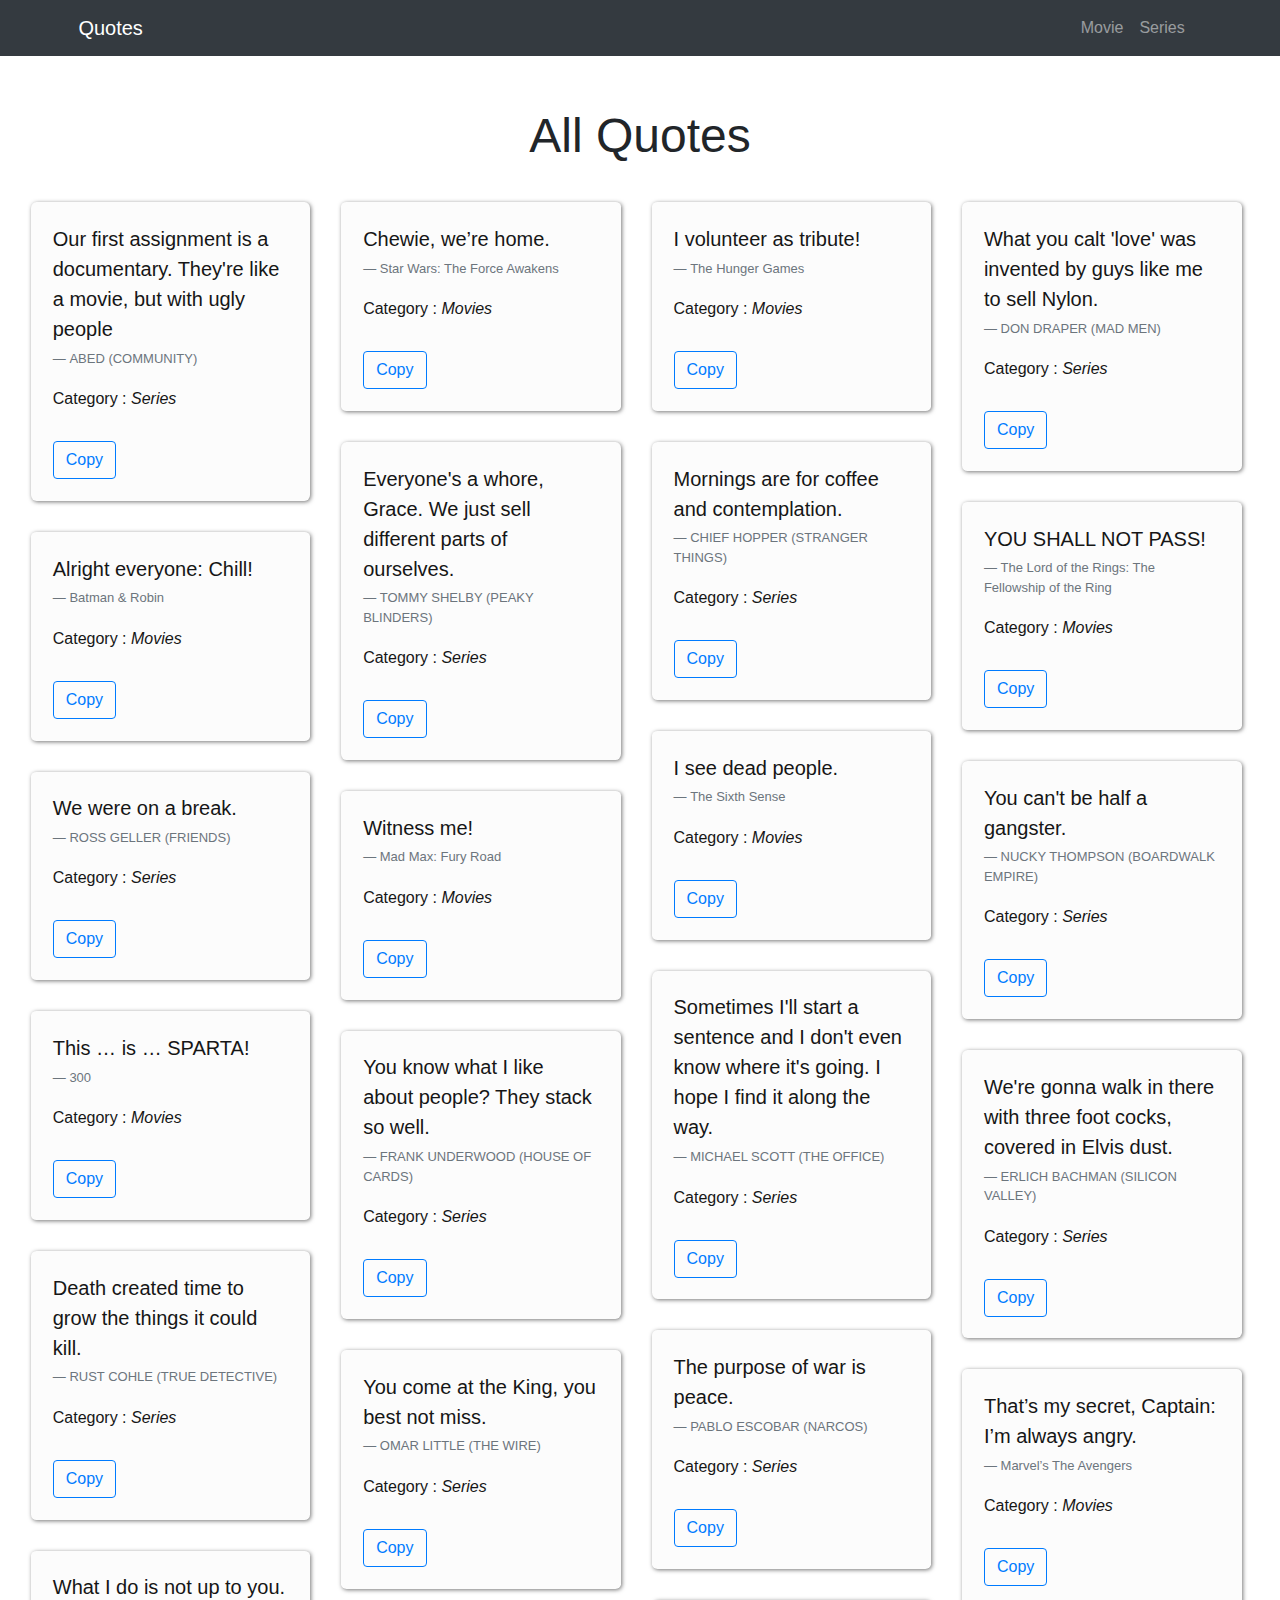
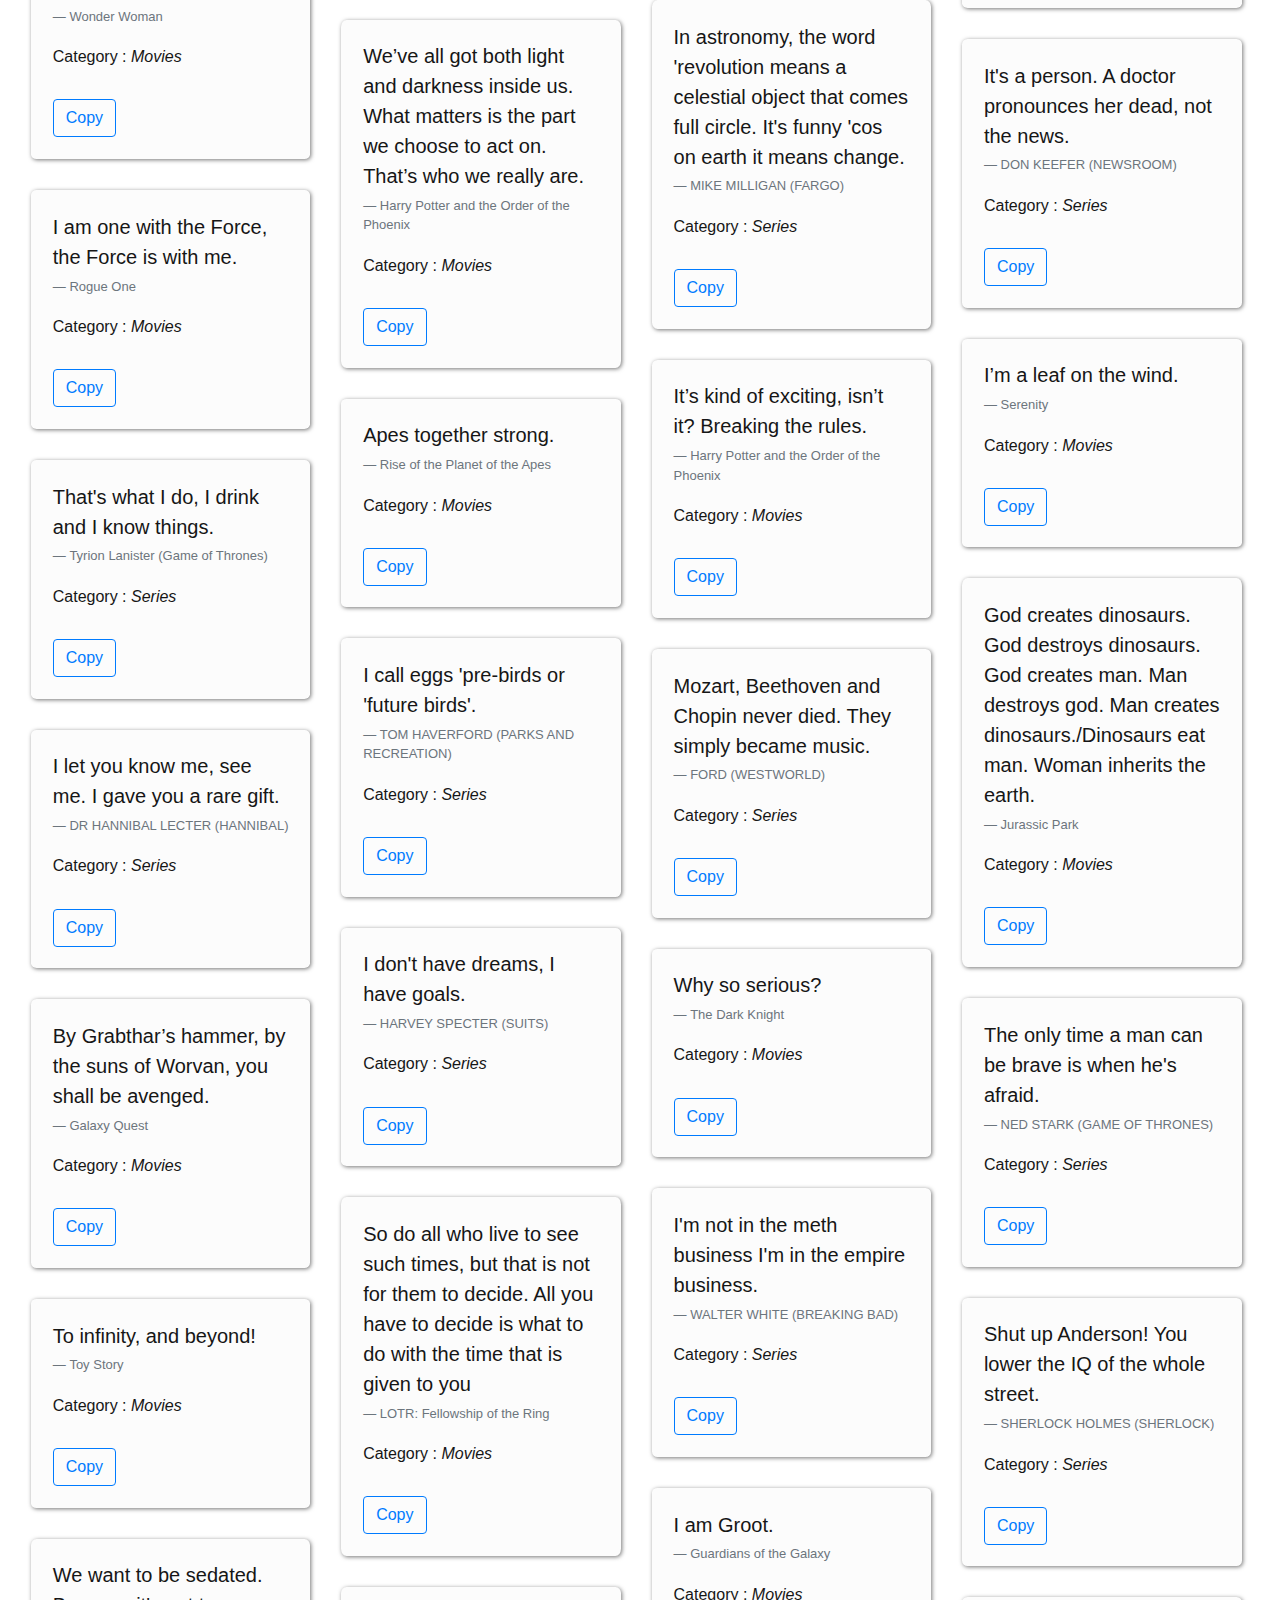
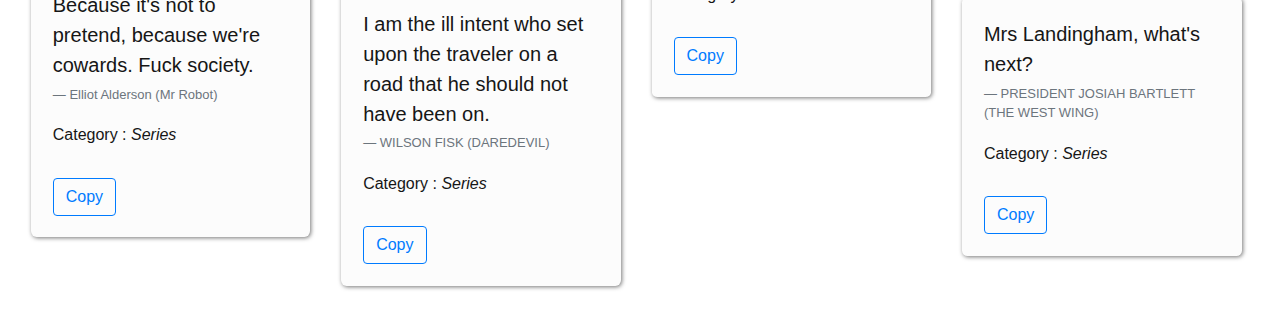
<file: index.html>
<!DOCTYPE html>
<html lang="en">

<head>
    <meta charset="UTF-8">
    <meta name="viewport" content="width=device-width, initial-scale=1.0">
    <meta http-equiv="X-UA-Compatible" content="ie=edge">
    <title>Quotes</title>
    <link rel="stylesheet" href="https://stackpath.bootstrapcdn.com/bootstrap/4.1.3/css/bootstrap.min.css">
    <link rel="stylesheet" href="css/style.css">
    <script src="https://code.jquery.com/jquery-3.3.1.min.js"></script>
    <script src="https://cdnjs.cloudflare.com/ajax/libs/popper.js/1.14.3/umd/popper.min.js"></script>
    <script src="https://stackpath.bootstrapcdn.com/bootstrap/4.1.3/js/bootstrap.min.js"></script>
</head>

<body>
    <script>
        function statusChangeCallback(response) {
            console.log('statusChangeCallback');
            console.log(response);
            if (response.status === 'connected') {
                testAPI();
            } else {
                document.getElementById('status').innerHTML = 'Please log ' +
                    'into this app.';
            }
        }

        function checkLoginState() {
            FB.getLoginStatus(function(response) {
                statusChangeCallback(response);
            });
        }

        window.fbAsyncInit = function() {
            FB.init({
                appId: '269171357278853',
                cookie: true,
                xfbml: true,
                version: 'v3.2'
            });
            FB.getLoginStatus(function(response) {
                statusChangeCallback(response);
            });
        };

        (function(d, s, id) {
            var js, fjs = d.getElementsByTagName(s)[0];
            if (d.getElementById(id)) return;
            js = d.createElement(s);
            js.id = id;
            js.src = "https://connect.facebook.net/en_US/sdk.js";
            fjs.parentNode.insertBefore(js, fjs);
        }(document, 'script', 'facebook-jssdk'));

        function testAPI() {
            console.log('Welcome!  Fetching your information.... ');
            FB.api('/me', function(response) {
                console.log('Successful login for: ' + response.name);
                document.getElementById('status').innerHTML = 'Welcome, ' + response.name + '!';
                document.getElementById('stat').style.display = 'block';
            });
        }
        FB.logout(function(response) {
            document.getElementsByClassName('stat').style.display = 'none';
            window.location.reload();
        });
    </script>

    <nav class="navbar navbar-expand-md navbar-dark bg-dark">
        <a class="navbar-brand" href="index.html">Quotes</a>
        <button class="navbar-toggler" type="button" data-toggle="collapse" data-target="#navbarNav" aria-controls="navbarNav" aria-expanded="false" aria-label="Toggle navigation">
          <span class="navbar-toggler-icon"></span>
        </button>
        <div class="collapse navbar-collapse" id="navbarNav">
            <ul class="navbar-nav ml-auto">
                <li class="nav-item">
                    <a class="nav-link" href="movies.html">Movie</a>
                </li>
                <li class="nav-item">
                    <a class="nav-link" href="series.html">Series</a>
                </li>
                <li class="nav-item" id="stat">
                    <p id="status" class="nav-link"></p>
                </li>
                <li class="nav-item">
                    <fb:login-button id="fb" class="nav-link" scope="public_profile,email" autologoutlink="true" onlogin="checkLoginState();">
                    </fb:login-button>
                </li>
            </ul>
        </div>
    </nav>
    <h1 class="display-4 head">All Quotes</h1>
    <div class="grid" id="grid" data-columns></div>

    <script src="js/salva.js"></script>
    <script src="js/clipboard.js"></script>
</body>
<script>
    var content = [];
    var btns;
    var $con = null;
    var grid = document.querySelector('#grid');
    $(document).ready(function() {
        $.getJSON("quotes.json", function(data) {
            $.each(data, function(key, value) {
                shuffle(value);
                for (let i = 0; i < value.length; i++) {
                    content += '<div class="grid-item"><div class="item">' +
                        '<blockquote class="blockquote">' +
                        '<p class="mb-0">' + value[i].con + '</p>' +
                        '<footer class="blockquote-footer">' + value[i].saidby + '</footer>' +
                        '<div class="cat"><p>Category : <em>' + value[i].cat + '</em></p></div>' +
                        '<button class = "btn btn-outline-primary" data-clipboard-action ="copy" data-clipboard-text= "#' +
                        value[i].con + '">Copy</button></blockquote></div></div>';
                }
                $('#grid').append(content);
                $con = $(content);
                salvattore.recreateColumns(grid);
            });
        });

        new Clipboard(".btn", {
            text: function(trigger) {
                return $(trigger).parent().find('p').first().text().trim();
            }
        });
    });

    function shuffle(array) {
        var currentIndex = array.length,
            temporaryValue, randomIndex;

        // While there remain elements to shuffle...
        while (0 !== currentIndex) {

            // Pick a remaining element...
            randomIndex = Math.floor(Math.random() * currentIndex);
            currentIndex -= 1;

            // And swap it with the current element.
            temporaryValue = array[currentIndex];
            array[currentIndex] = array[randomIndex];
            array[randomIndex] = temporaryValue;
        }

        return array;
    }
</script>

</html>
</file>
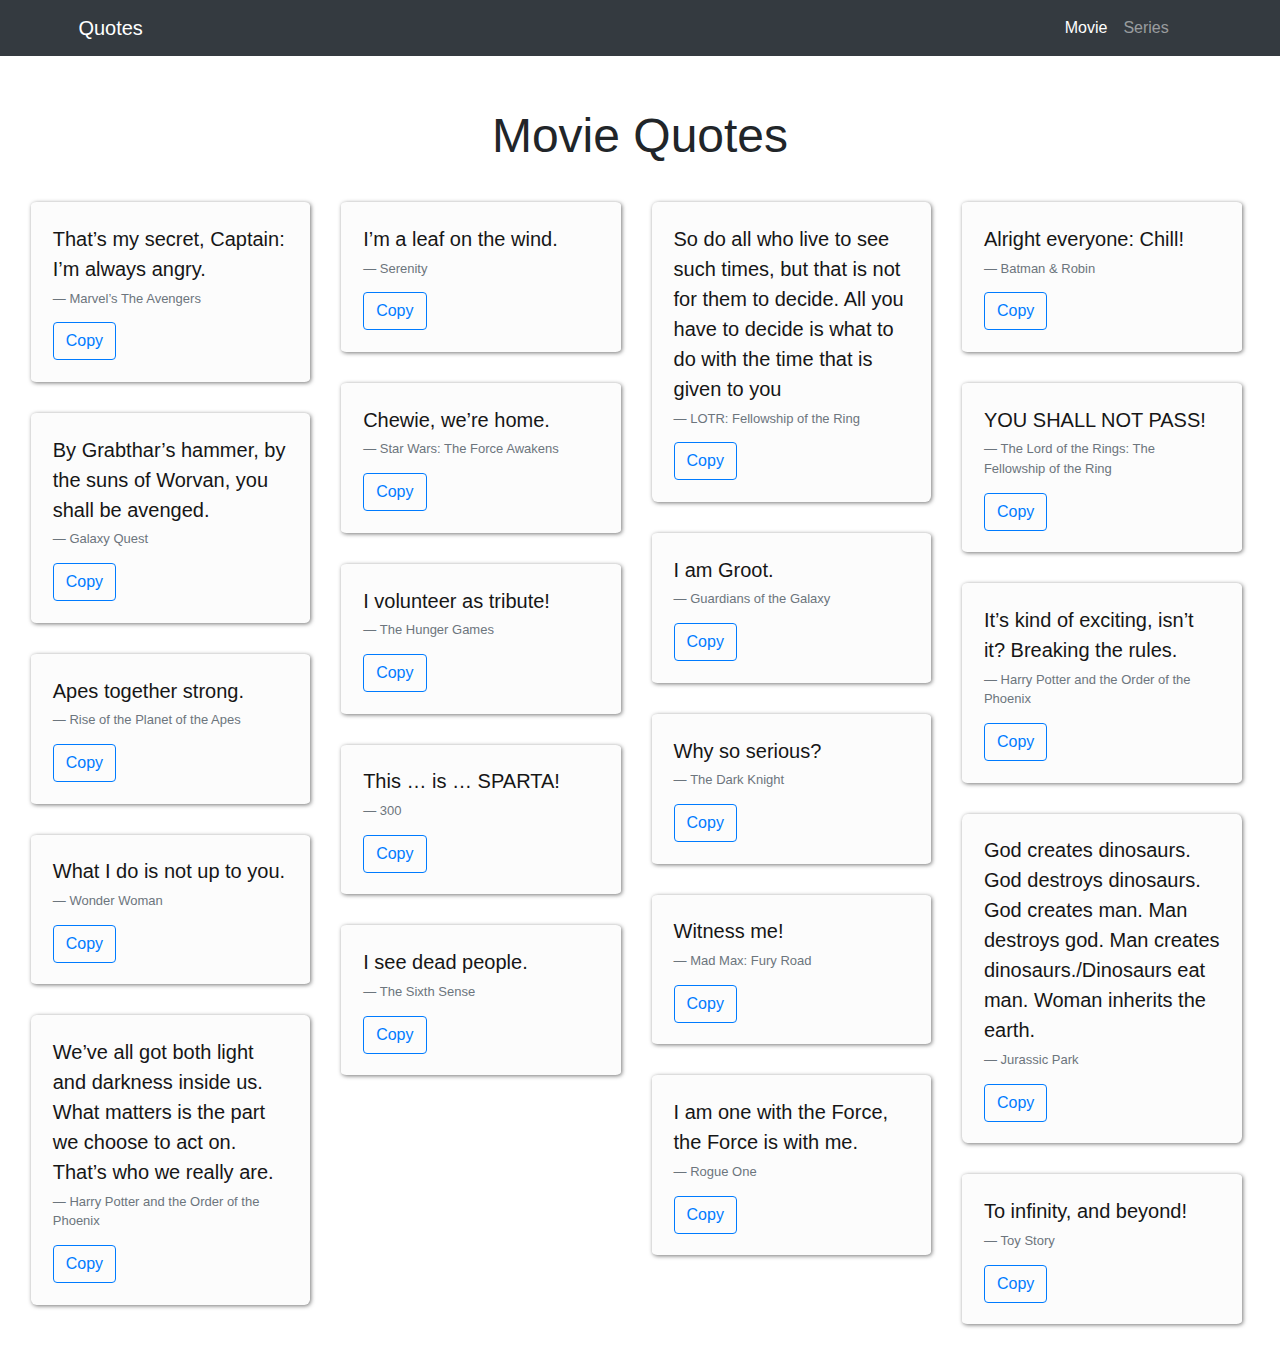
<file: movies.html>
<!DOCTYPE html>
<html lang="en">

<head>
    <meta charset="UTF-8">
    <meta name="viewport" content="width=device-width, initial-scale=1.0">
    <meta http-equiv="X-UA-Compatible" content="ie=edge">
    <title>Movie Quotes</title>
    <link rel="stylesheet" href="https://stackpath.bootstrapcdn.com/bootstrap/4.1.3/css/bootstrap.min.css">
    <link rel="stylesheet" href="css/style.css">
    <script src="https://code.jquery.com/jquery-3.3.1.min.js"></script>
    <script src="https://cdnjs.cloudflare.com/ajax/libs/popper.js/1.14.3/umd/popper.min.js"></script>
    <script src="https://stackpath.bootstrapcdn.com/bootstrap/4.1.3/js/bootstrap.min.js"></script>
</head>

<body>
    <script>
        function statusChangeCallback(response) {
            console.log('statusChangeCallback');
            console.log(response);
            if (response.status === 'connected') {
                testAPI();
            } else {
                document.getElementById('status').innerHTML = 'Please log ' +
                    'into this app.';
            }
        }

        function checkLoginState() {
            FB.getLoginStatus(function(response) {
                statusChangeCallback(response);
            });
        }

        window.fbAsyncInit = function() {
            FB.init({
                appId: '269171357278853',
                cookie: true,
                xfbml: true,
                version: 'v3.2'
            });
            FB.getLoginStatus(function(response) {
                statusChangeCallback(response);
            });
        };

        (function(d, s, id) {
            var js, fjs = d.getElementsByTagName(s)[0];
            if (d.getElementById(id)) return;
            js = d.createElement(s);
            js.id = id;
            js.src = "https://connect.facebook.net/en_US/sdk.js";
            fjs.parentNode.insertBefore(js, fjs);
        }(document, 'script', 'facebook-jssdk'));

        function testAPI() {
            console.log('Welcome!  Fetching your information.... ');
            FB.api('/me', function(response) {
                console.log('Successful login for: ' + response.name);
                document.getElementById('fb').style.display = 'none';
                document.getElementById('status').innerHTML = 'Welcome, ' + response.name + '!';
                document.getElementById('status').style.display = 'block';
            });
        }
        FB.logout(function(response) {
            window.location.reload();
        });
    </script>

    <nav class="navbar navbar-expand-md navbar-dark bg-dark">
        <a class="navbar-brand" href="index.html">Quotes</a>
        <button class="navbar-toggler" type="button" data-toggle="collapse" data-target="#navbarNav" aria-controls="navbarNav" aria-expanded="false" aria-label="Toggle navigation">
          <span class="navbar-toggler-icon"></span>
        </button>
        <div class="collapse navbar-collapse" id="navbarNav">
            <ul class="navbar-nav ml-auto">
                <li class="nav-item active">
                    <a class="nav-link" href="">Movie</a>
                </li>
                <li class="nav-item">
                    <a class="nav-link" href="series.html">Series</a>
                </li>
                <li class="nav-item stat">
                    <p id="status" class="nav-link"></p>
                </li>
                <li class="nav-item">
                    <fb:login-button id="fb" class="nav-link" scope="public_profile,email" autologoutlink="true" onlogin="checkLoginState();">
                    </fb:login-button>
                </li>
            </ul>
        </div>
    </nav>
    <h1 class="display-4 head">Movie Quotes</h1>
    <div class="grid" id="grid" data-columns></div>

    <script src="js/salva.js"></script>
    <script src="js/clipboard.js"></script>
</body>
<script>
    var content = [];
    var btns;
    var $con = null;
    var grid = document.querySelector('#grid');
    $(document).ready(function() {
        $.getJSON("quotes.json", function(data) {
            $.each(data, function(key, value) {
                shuffle(value);
                for (let i = 0; i < value.length; i++) {
                    if (value[i].cat == "Movies") {
                        content += '<div class="grid-item"><div class="item">' +
                            '<blockquote class="blockquote">' +
                            '<p class="mb-0">' + value[i].con + '</p>' +
                            '<footer class="blockquote-footer">' + value[i].saidby + '</footer>' +
                            '<button class = "btn btn-outline-primary" data-clipboard-action ="copy" data-clipboard-text= "#' +
                            value[i].con + '">Copy</button></blockquote></div></div>';
                    }
                }
                $('#grid').append(content);
                $con = $(content);
                salvattore.recreateColumns(grid);
            });
        });

        new Clipboard(".btn", {
            text: function(trigger) {
                return $(trigger).parent().find('p').first().text().trim();
            }
        });
    });

    function shuffle(array) {
        var currentIndex = array.length,
            temporaryValue, randomIndex;

        // While there remain elements to shuffle...
        while (0 !== currentIndex) {

            // Pick a remaining element...
            randomIndex = Math.floor(Math.random() * currentIndex);
            currentIndex -= 1;

            // And swap it with the current element.
            temporaryValue = array[currentIndex];
            array[currentIndex] = array[randomIndex];
            array[randomIndex] = temporaryValue;
        }

        return array;
    }
</script>

</html>
</file>
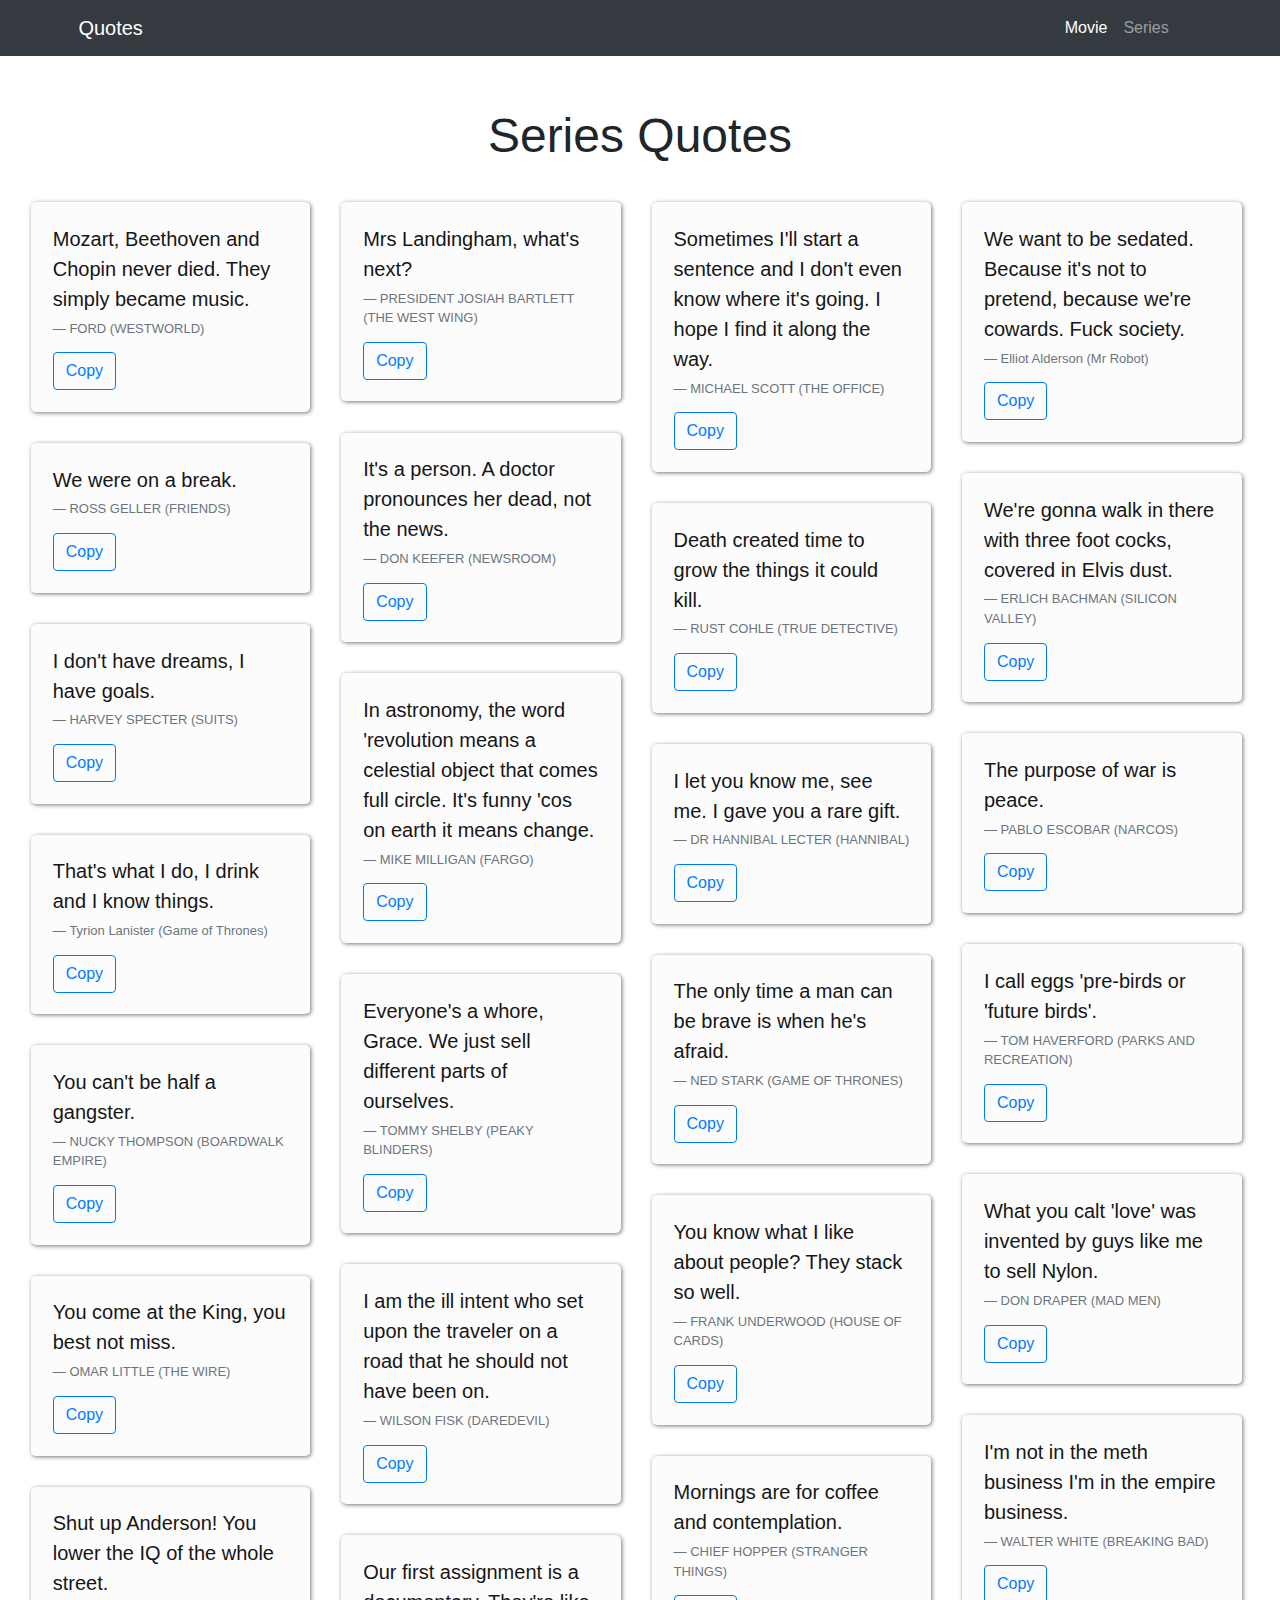
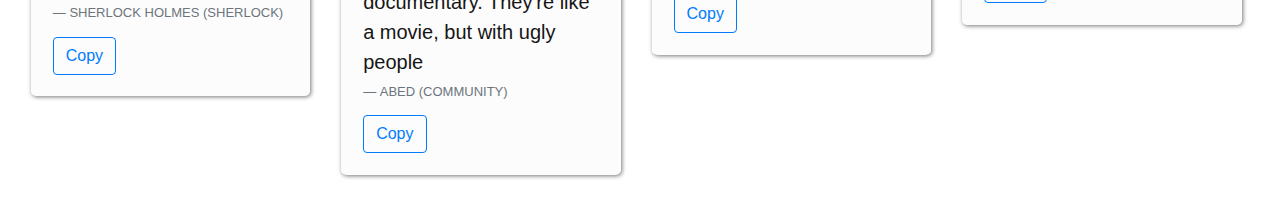
<file: series.html>
<!DOCTYPE html>
<html lang="en">

<head>
    <meta charset="UTF-8">
    <meta name="viewport" content="width=device-width, initial-scale=1.0">
    <meta http-equiv="X-UA-Compatible" content="ie=edge">
    <title>Series Quotes</title>
    <link rel="stylesheet" href="https://stackpath.bootstrapcdn.com/bootstrap/4.1.3/css/bootstrap.min.css">
    <link rel="stylesheet" href="css/style.css">
    <script src="https://code.jquery.com/jquery-3.3.1.min.js"></script>
    <script src="https://cdnjs.cloudflare.com/ajax/libs/popper.js/1.14.3/umd/popper.min.js"></script>
    <script src="https://stackpath.bootstrapcdn.com/bootstrap/4.1.3/js/bootstrap.min.js"></script>
</head>

<body>
    <script>
        function statusChangeCallback(response) {
            console.log('statusChangeCallback');
            console.log(response);
            if (response.status === 'connected') {
                testAPI();
            } else {
                document.getElementById('status').innerHTML = 'Please log ' +
                    'into this app.';
            }
        }

        function checkLoginState() {
            FB.getLoginStatus(function(response) {
                statusChangeCallback(response);
            });
        }

        window.fbAsyncInit = function() {
            FB.init({
                appId: '269171357278853',
                cookie: true,
                xfbml: true,
                version: 'v3.2'
            });
            FB.getLoginStatus(function(response) {
                statusChangeCallback(response);
            });
        };

        (function(d, s, id) {
            var js, fjs = d.getElementsByTagName(s)[0];
            if (d.getElementById(id)) return;
            js = d.createElement(s);
            js.id = id;
            js.src = "https://connect.facebook.net/en_US/sdk.js";
            fjs.parentNode.insertBefore(js, fjs);
        }(document, 'script', 'facebook-jssdk'));

        function testAPI() {
            console.log('Welcome!  Fetching your information.... ');
            FB.api('/me', function(response) {
                console.log('Successful login for: ' + response.name);
                document.getElementById('fb').style.display = 'none';
                document.getElementById('status').innerHTML = 'Welcome, ' + response.name + '!';
                document.getElementById('status').style.display = 'block';
            });
        }
        FB.logout(function(response) {
            window.location.reload();
        });
    </script>

    <nav class="navbar navbar-expand-md navbar-dark bg-dark">
        <a class="navbar-brand" href="index.html">Quotes</a>
        <button class="navbar-toggler" type="button" data-toggle="collapse" data-target="#navbarNav" aria-controls="navbarNav" aria-expanded="false" aria-label="Toggle navigation">
          <span class="navbar-toggler-icon"></span>
        </button>
        <div class="collapse navbar-collapse" id="navbarNav">
            <ul class="navbar-nav ml-auto">
                <li class="nav-itemc active">
                    <a class="nav-link" href="movies.html">Movie</a>
                </li>
                <li class="nav-item">
                    <a class="nav-link" href="">Series</a>
                </li>
                <li class="nav-item stat">
                    <p id="status" class="nav-link"></p>
                </li>
                <li class="nav-item">
                    <fb:login-button id="fb" class="nav-link" scope="public_profile,email" autologoutlink="true" onlogin="checkLoginState();">
                    </fb:login-button>
                </li>
            </ul>
        </div>
    </nav>
    <h1 class="display-4 head">Series Quotes</h1>
    <div class="grid" id="grid" data-columns>


    </div>

    <script src="js/salva.js"></script>
    <script src="js/clipboard.js"></script>
</body>
<script>
    var content = [];
    var btns;
    var $con = null;
    var grid = document.querySelector('#grid');
    $(document).ready(function() {
        $.getJSON("quotes.json", function(data) {
            $.each(data, function(key, value) {
                shuffle(value);
                for (let i = 0; i < value.length; i++) {
                    if (value[i].cat == "Series") {
                        content += '<div class="grid-item"><div class="item">' +
                            '<blockquote class="blockquote">' +
                            '<p class="mb-0">' + value[i].con + '</p>' +
                            '<footer class="blockquote-footer">' + value[i].saidby + '</footer>' +
                            '<button class = "btn btn-outline-primary" data-clipboard-action ="copy" data-clipboard-text= "#' +
                            value[i].con + '">Copy</button></blockquote></div></div>';
                    }
                }
                $('#grid').append(content);
                $con = $(content);
                salvattore.recreateColumns(grid);
            });
        });

        new Clipboard(".btn", {
            text: function(trigger) {
                return $(trigger).parent().find('p').first().text().trim();
            }
        });
    });

    function shuffle(array) {
        var currentIndex = array.length,
            temporaryValue, randomIndex;

        // While there remain elements to shuffle...
        while (0 !== currentIndex) {

            // Pick a remaining element...
            randomIndex = Math.floor(Math.random() * currentIndex);
            currentIndex -= 1;

            // And swap it with the current element.
            temporaryValue = array[currentIndex];
            array[currentIndex] = array[randomIndex];
            array[randomIndex] = temporaryValue;
        }

        return array;
    }
</script>

</html>
</file>
<file: css/style.css>
.navbar-brand {
    margin-left: 5%
}

ul.navbar-nav {
    padding-right: 5%!important;
}

#status {
    margin: 0;
}

#stat {
    display: none;
}

.head {
    font-size: 300%;
    text-align: center;
    margin-top: 4%;
    margin-bottom: 0.5%;
}

.btn {
    margin-top: 6%;
}

.grid {
    margin-right: 3%;
}

.grid-item {
    transition: all 120ms ease;
    margin: 3%;
}

.item {
    background-color: #FCFCFC;
    margin: 10%;
    padding: 7%;
    border-radius: 2%;
    margin-right: 0;
    box-shadow: 1px 1px 4px 0px #777;
}

.cat {
    margin-top: 8%;
    font-size: 80%;
}

.blockquote-footer {
    margin-top: 2%;
    font-size: 65%;
}

.blockquote {
    margin-bottom: 0;
    color: #161616;
}

.column {
    float: left;
    transition: all 120ms ease;
}

.size-1of4 {
    width: 25%;
}

.size-1of3 {
    width: 33.333%;
}

.size-1of2 {
    width: 50%;
}

.size-1of1 {
    width: 100%;
}


/* Configurate salvattore with media queries */

@media screen and (max-width: 450px) {
    #grid[data-columns]::before {
        content: '1 .column.size-1of1';
    }
}

@media screen and (min-width: 451px) and (max-width: 700px) {
    #grid[data-columns]::before {
        content: '2 .column.size-1of2';
    }
}

@media screen and (min-width: 701px) and (max-width: 850px) {
    #grid[data-columns]::before {
        content: '3 .column.size-1of3';
    }
}

@media screen and (min-width: 851px) {
    #grid[data-columns]::before {
        content: '4 .column.size-1of4';
    }
}
</file>
